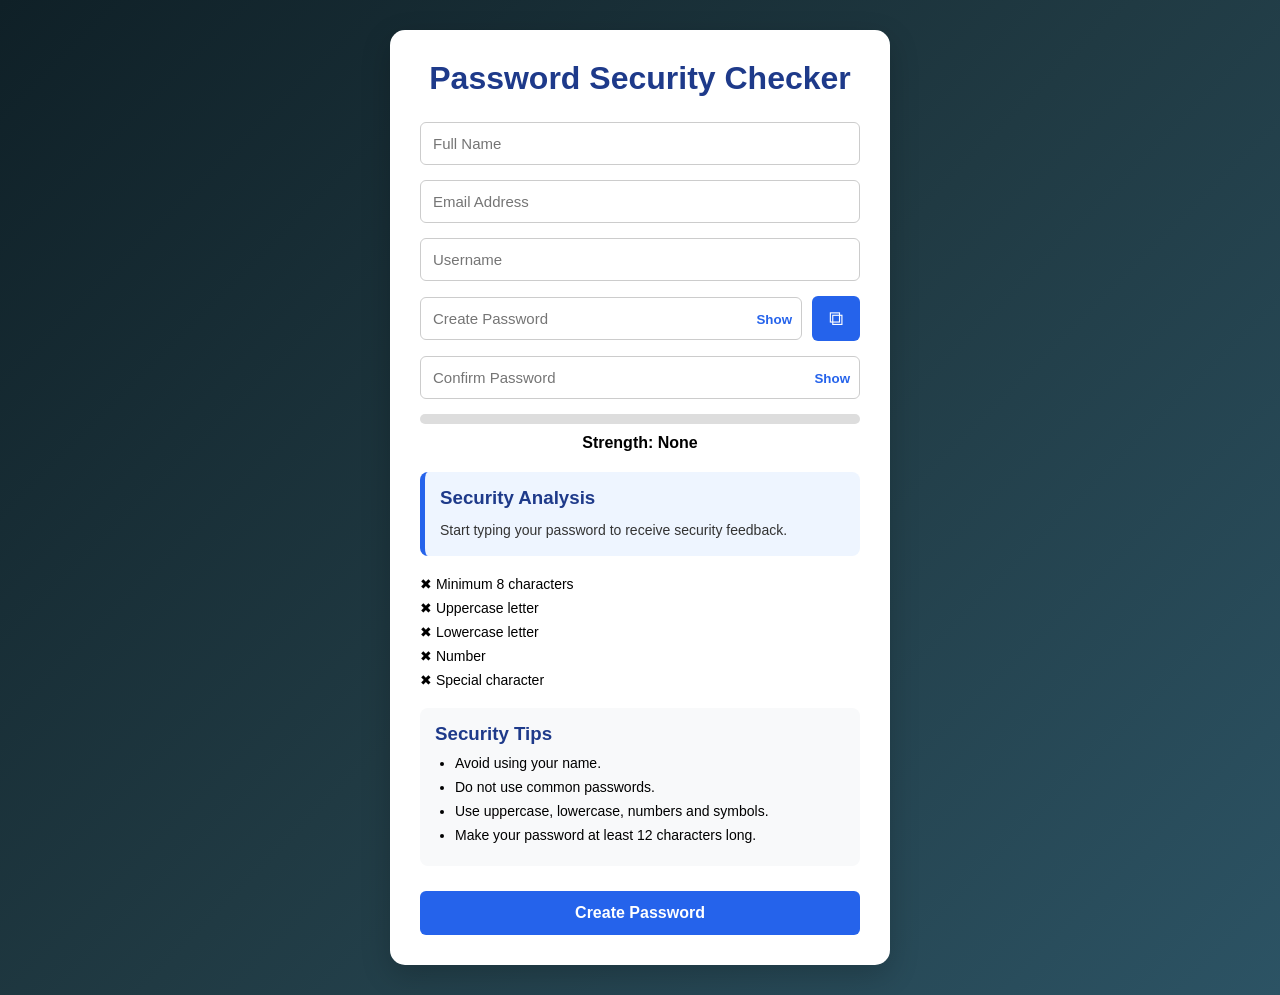
<file: index.html>
<!DOCTYPE html>
<html lang="en">
<head>
    <meta charset="UTF-8">
    <meta name="viewport" content="width=device-width, initial-scale=1.0">
    <title>Password Security Checker</title>

    <link rel="stylesheet" href="style.css">
</head>

<body>

<div class="container">

    <h1>Password Security Checker</h1>

    <!-- User Details -->

    <input
        type="text"
        id="fullname"
        placeholder="Full Name"
    >

    <input
        type="email"
        id="email"
        placeholder="Email Address"
    >

    <input
        type="text"
        id="username"
        placeholder="Username"
    >

    <!-- Password -->

    <div class="input-group">

        <div class="password-wrapper">

            <input
                type="password"
                id="password"
                placeholder="Create Password"
            >

            <button id="toggle-btn">
                Show
            </button>

        </div>

        <button id="copy-btn">
            ⧉
        </button>

    </div>

    <!-- Confirm Password -->

    <div class="input-group">

        <div class="password-wrapper">

            <input
                type="password"
                id="confirm-password"
                placeholder="Confirm Password"
            >

            <button id="confirm-toggle-btn">
                Show
            </button>

        </div>

    </div>

    <!-- Strength Bar -->

    <div class="strength-container">

        <div
            class="strength-bar"
            id="strength-bar">
        </div>

    </div>

    <p id="strength-text">
        Strength: None
    </p>

    <!-- Security Analysis -->

    <div class="analysis">

        <h3>Security Analysis</h3>

        <p id="analysis-message">
            Start typing your password to receive security feedback.
        </p>

    </div>

    <!-- Password Requirements -->

    <div class="requirements">

        <p id="length">
            ✖ Minimum 8 characters
        </p>

        <p id="uppercase">
            ✖ Uppercase letter
        </p>

        <p id="lowercase">
            ✖ Lowercase letter
        </p>

        <p id="number">
            ✖ Number
        </p>

        <p id="special">
            ✖ Special character
        </p>

    </div>

    <!-- Security Tips -->

    <div class="tips">

        <h3>Security Tips</h3>

        <ul>

            <li>Avoid using your name.</li>

            <li>Do not use common passwords.</li>

            <li>Use uppercase, lowercase, numbers and symbols.</li>

            <li>Make your password at least 12 characters long.</li>

        </ul>

    </div>

    <button id="register-btn">

        Create Password

    </button>

</div>

<script src="script.js"></script>

</body>
</html>
</file>
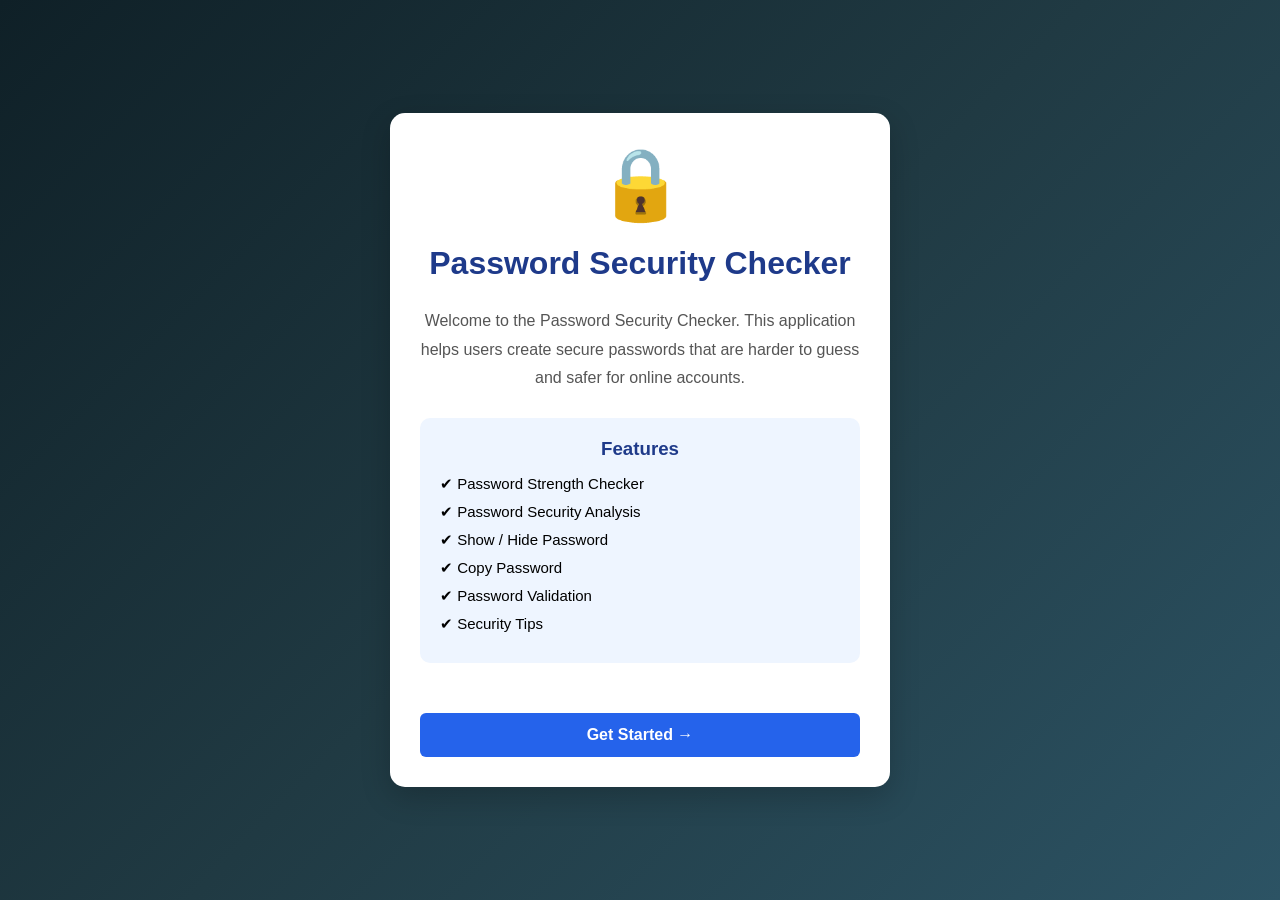
<file: landing.html>
<!doctype html>
<html lang="en">
  <head>
    <meta charset="UTF-8" />
    <meta name="viewport" content="width=device-width, initial-scale=1.0" />
    <title>Password Security Checker</title>

    <link rel="stylesheet" href="style.css" />
  </head>

  <body>
    <div class="container">
      <div class="page-icon">🔒</div>

      <h1>Password Security Checker</h1>

      <p class="intro">
        Welcome to the Password Security Checker. This application helps users
        create secure passwords that are harder to guess and safer for online
        accounts.
      </p>

      <div class="features">
        <h3>Features</h3>

        <p>✔ Password Strength Checker</p>
        <p>✔ Password Security Analysis</p>
        <p>✔ Show / Hide Password</p>
        <p>✔ Copy Password</p>
        <p>✔ Password Validation</p>
        <p>✔ Security Tips</p>
      </div>

      <a href="index.html">
        <button id="register-btn">Get Started →</button>
      </a>
    </div>
  </body>
</html>
</file>
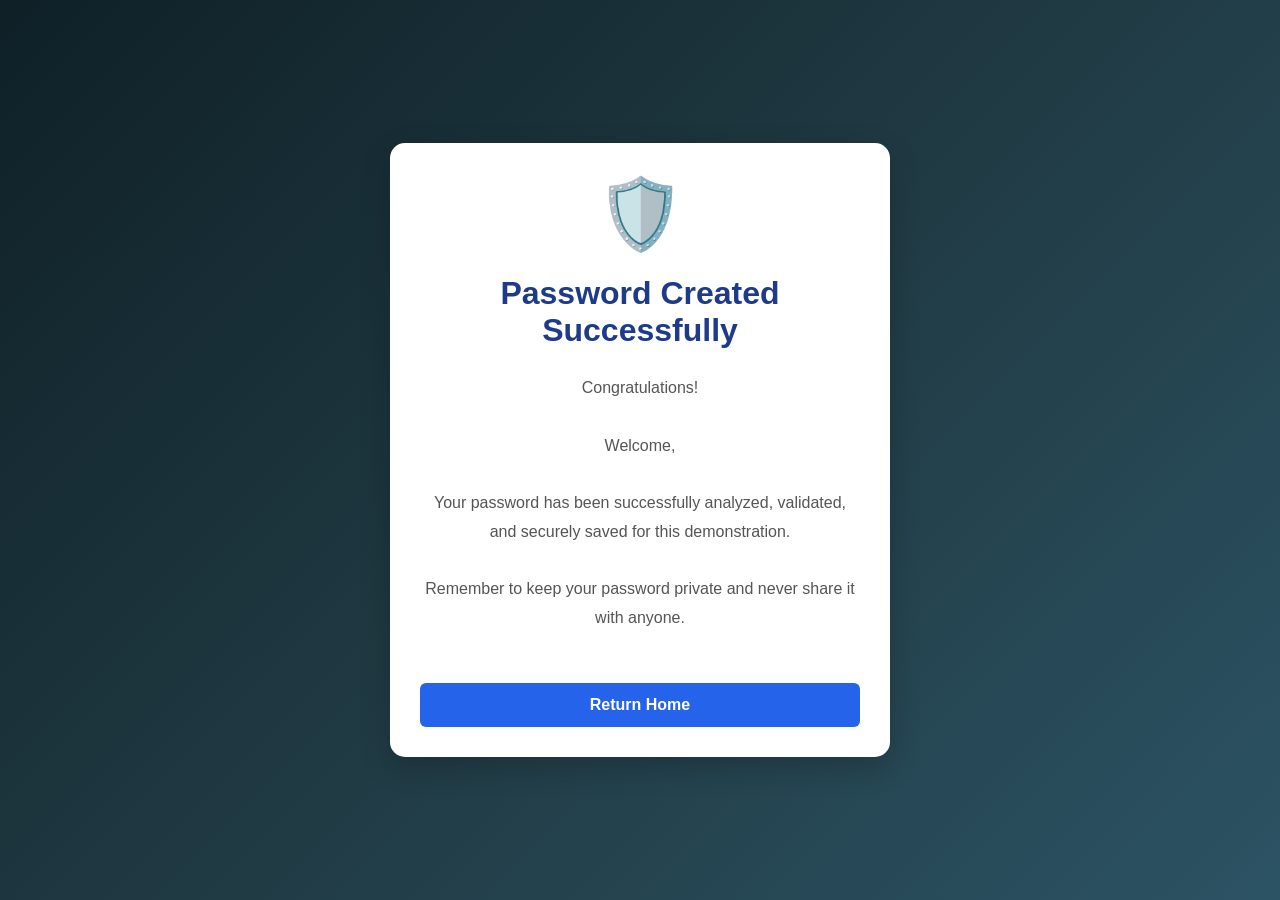
<file: success.html>
<!doctype html>
<html lang="en">
  <head>
    <meta charset="UTF-8" />
    <meta name="viewport" content="width=device-width, initial-scale=1.0" />
    <title>Password Created Successfully</title>

    <link rel="stylesheet" href="style.css" />
  </head>

  <body>
    <div class="container">
      <div class="page-icon success">🛡️</div>

      <h1>Password Created Successfully</h1>

      <p class="intro">
        Congratulations!

        <br /><br />

        Welcome,

        <strong id="user-name"></strong>

        <br /><br />

        Your password has been successfully analyzed, validated, and securely
        saved for this demonstration.

        <br /><br />

        Remember to keep your password private and never share it with anyone.
      </p>

      <button id="register-btn" onclick="goHome()">
        Return Home
      </button>
    </div>

    <script>
      const user = JSON.parse(localStorage.getItem("currentUser"));

      if (user) {
        document.getElementById("user-name").textContent = user.fullname;
      }

      function goHome() {
        // Remove only the current logged-in user
        localStorage.removeItem("currentUser");

        // Return to the landing page
        window.location.href = "landing.html";
      }
    </script>
  </body>
</html>
</file>
<file: style.css>
/* ===========================
   RESET
=========================== */

* {
  margin: 0;
  padding: 0;
  box-sizing: border-box;
}

/* ===========================
   BODY
=========================== */

body {
  font-family: Arial, Helvetica, sans-serif;

  background: linear-gradient(135deg, #0f2027, #203a43, #2c5364);

  display: flex;
  justify-content: center;
  align-items: center;

  min-height: 100vh;
  padding: 30px;
}

/* ===========================
   CONTAINER
=========================== */

.container {
  width: 500px;
  max-width: 100%;

  background: white;

  padding: 30px;

  border-radius: 15px;

  box-shadow: 0 10px 30px rgba(0, 0, 0, .2);
}

/* ===========================
   HEADINGS
=========================== */

h1 {
  text-align: center;

  color: #1e3a8a;

  margin-bottom: 25px;
}

h3 {
  color: #1e3a8a;

  margin-bottom: 10px;
}

/* ===========================
   INPUTS
=========================== */

.container > input {
  width: 100%;

  padding: 12px;

  margin-bottom: 15px;

  border: 1px solid #ccc;

  border-radius: 6px;

  font-size: 15px;

  transition: .3s;
}

.container > input:focus,
.password-wrapper input:focus {

  outline: none;

  border-color: #2563eb;

  box-shadow: 0 0 5px rgba(37,99,235,.3);

}

/* ===========================
   PASSWORD AREA
=========================== */

.input-group{

    display:flex;

    align-items:center;

    gap:10px;

    margin-bottom:15px;

}

.password-wrapper{

    position:relative;

    flex:1;

}

.password-wrapper input{

    width:100%;

    padding:12px 70px 12px 12px;

    border:1px solid #ccc;

    border-radius:6px;

    font-size:15px;

}

/* ===========================
   SHOW BUTTONS
=========================== */

#toggle-btn,
#confirm-toggle-btn{

    position:absolute;

    right:10px;

    top:50%;

    transform:translateY(-50%);

    border:none;

    background:none;

    color:#2563eb;

    cursor:pointer;

    font-weight:bold;

}

/* ===========================
   COPY BUTTON
=========================== */

#copy-btn{

    width:48px;

    height:45px;

    border:none;

    border-radius:6px;

    background:#2563eb;

    color:white;

    font-size:20px;

    cursor:pointer;

    transition:.3s;

}

#copy-btn:hover{

    background:#1d4ed8;

}

/* ===========================
   STRENGTH BAR
=========================== */

.strength-container{

    width:100%;

    height:10px;

    background:#ddd;

    border-radius:10px;

    margin-top:10px;

    overflow:hidden;

}

.strength-bar{

    width:0%;

    height:100%;

    background:red;

    transition:.3s;

}

#strength-text{

    text-align:center;

    margin-top:10px;

    font-weight:bold;

}

/* ===========================
   SECURITY ANALYSIS
=========================== */

.analysis{

    margin-top:20px;

    padding:15px;

    background:#eef5ff;

    border-left:5px solid #2563eb;

    border-radius:8px;

}

#analysis-message{

    line-height:1.6;

    font-size:14px;

    color:#333;

}

/* ===========================
   REQUIREMENTS
=========================== */

.requirements{

    margin-top:20px;

}

.requirements p{

    margin:8px 0;

    font-size:14px;

}

.valid{

    color:green;

}

.invalid{

    color:red;

}

/* ===========================
   SECURITY TIPS
=========================== */

.tips{

    margin-top:20px;

    padding:15px;

    background:#f8f9fa;

    border-radius:8px;

}

.tips ul{

    padding-left:20px;

}

.tips li{

    margin-bottom:8px;

    font-size:14px;

}

/* ===========================
   BUTTON
=========================== */

#register-btn{

    width:100%;

    margin-top:25px;

    padding:13px;

    border:none;

    border-radius:6px;

    background:#2563eb;

    color:white;

    font-size:16px;

    font-weight:bold;

    cursor:pointer;

    transition:.3s;

}

#register-btn:hover{

    background:#1d4ed8;

}

#register-btn:disabled{

    background:#9ca3af;

    cursor:not-allowed;

}
/* ===========================
   LANDING / SUCCESS / LOGOUT
=========================== */

.page-icon{

    font-size:70px;

    text-align:center;

    margin-bottom:20px;

}

.success{

    color:green;

}

.logout{

    color:#dc2626;

}

.intro{

    text-align:center;

    line-height:1.8;

    margin-bottom:25px;

    color:#555;

}

.features{

    background:#eef5ff;

    border-radius:10px;

    padding:20px;

    margin-bottom:25px;

}

.features h3{

    text-align:center;

    margin-bottom:15px;

}

.features p{

    margin:10px 0;

    font-size:15px;

}
</file>
